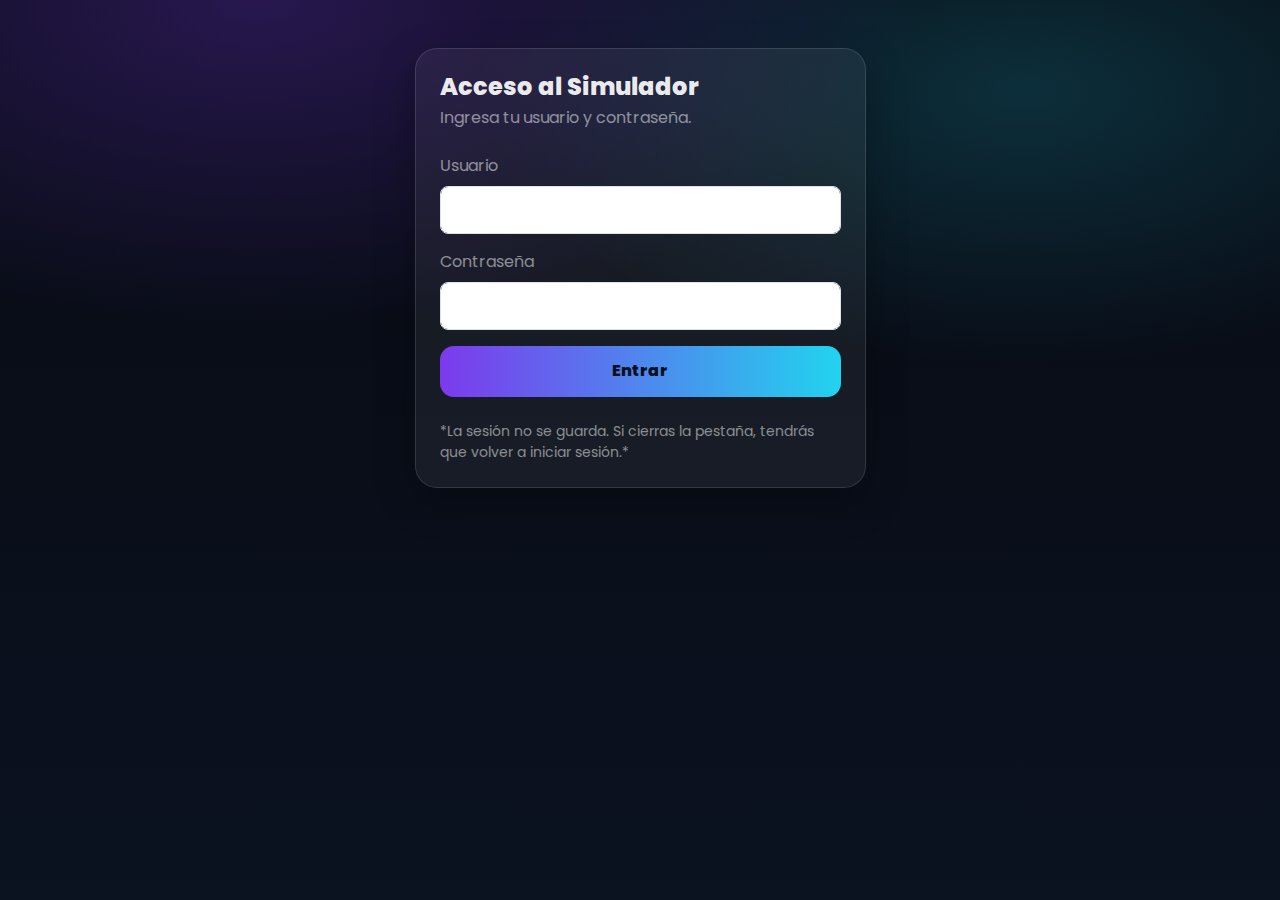
<file: index.html>
<!DOCTYPE html>
<html lang="es">
<head>
  <meta charset="UTF-8" />
  <meta name="viewport" content="width=device-width,initial-scale=1.0" />
  <title>Razonamiento Lógico | Simulador</title>

  <!-- Google Font -->
  <link rel="preconnect" href="https://fonts.googleapis.com">
  <link rel="preconnect" href="https://fonts.gstatic.com" crossorigin>
  <link href="https://fonts.googleapis.com/css2?family=Poppins:wght@300;400;600;700;800&display=swap" rel="stylesheet">

  <!-- Bootstrap -->
  <link href="https://cdn.jsdelivr.net/npm/bootstrap@5.3.2/dist/css/bootstrap.min.css" rel="stylesheet">

  <!-- Icons -->
  <link rel="stylesheet" href="https://cdn.jsdelivr.net/npm/bootstrap-icons@1.11.3/font/bootstrap-icons.min.css">

  <link rel="stylesheet" href="css/styles.css" />
</head>
<body>
<script src="js/guard.js"></script>

  <!-- NAV -->
  <nav class="navbar navbar-expand-lg nav-glass sticky-top">
    <div class="container py-2">
      <a class="navbar-brand fw-bold d-flex align-items-center gap-2" href="#">
        <span class="brand-dot"></span>
        <span>Simulador ESFM</span>
      </a>
      <div class="ms-auto d-flex align-items-center gap-2">
        <span class="badge badge-soft"><i class="bi bi-lightning-charge-fill me-1"></i>Razonamiento Lógico</span>
      </div>
    </div>
  </nav>

  <!-- HERO -->
  <header class="hero">
    <div class="container py-5">
      <div class="row align-items-center g-4">
        <div class="col-lg-7">
          <h1 class="display-6 fw-800 lh-sm">
            COMPONENTE: <span class="grad-text">RAZONAMIENTO LÓGICO</span>
          </h1>
          <p class="text-white-50 mt-3 mb-4">
            Practica con <b>Patrones</b>, <b>Lógico Matemático</b> y <b>Problemas Matemáticos</b>.
            Preguntas difíciles, temporizador y calificación automática.
          </p>

          <div class="hero-box p-3 p-md-4">
            <div class="d-flex align-items-center gap-3 flex-wrap">
              <div class="mini-stat">
                <div class="mini-stat__icon"><i class="bi bi-clock-history"></i></div>
                <div>
                  <div class="mini-stat__title">Tiempo</div>
                  <div class="mini-stat__value">25 min</div>
                </div>
              </div>
              <div class="mini-stat">
                <div class="mini-stat__icon"><i class="bi bi-ui-checks"></i></div>
                <div>
                  <div class="mini-stat__title">Preguntas</div>
                  <div class="mini-stat__value">20 por intento</div>
                </div>
              </div>
              <div class="mini-stat">
                <div class="mini-stat__icon"><i class="bi bi-shield-check"></i></div>
                <div>
                  <div class="mini-stat__title">Modo</div>
                  <div class="mini-stat__value">Difícil (ESFM)</div>
                </div>
              </div>
            </div>

            <div class="mt-3 text-white-50 small">
              Selecciona un tema para habilitar el botón <b>Iniciar Examen</b>.
            </div>
          </div>
        </div>

        <div class="col-lg-5">
          <div class="glass-card p-3 p-md-4">
            <h5 class="fw-bold mb-3"><i class="bi bi-bookmark-star me-2"></i>Elige tu tema</h5>

            <div class="row g-3" id="temaGrid">
              <!-- Cards con JS (o puedes dejar fijo); aquí lo dejamos fijo -->
              <div class="col-12">
                <button class="tema-card w-100" data-tema="patrones">
                  <div class="tema-icon"><i class="bi bi-infinity"></i></div>
                  <div class="text-start">
                    <div class="tema-title">Identificación de Patrones</div>
                    <div class="tema-desc">Series, alternancias, reglas, letras y patrones combinados.</div>
                  </div>
                  <div class="tema-check"><i class="bi bi-check2-circle"></i></div>
                </button>
              </div>

              <div class="col-12">
                <button class="tema-card w-100" data-tema="logico_matematico">
                  <div class="tema-icon"><i class="bi bi-diagram-3"></i></div>
                  <div class="text-start">
                    <div class="tema-title">Razonamiento Lógico Matemático</div>
                    <div class="tema-desc">Deducción, condicionales, conteo, consistencia lógica.</div>
                  </div>
                  <div class="tema-check"><i class="bi bi-check2-circle"></i></div>
                </button>
              </div>

              <div class="col-12">
                <button class="tema-card w-100" data-tema="problemas">
                  <div class="tema-icon"><i class="bi bi-calculator"></i></div>
                  <div class="text-start">
                    <div class="tema-title">Resolución de Problemas Matemáticos</div>
                    <div class="tema-desc">Planteo, redondeo, proporciones, lógica aplicada.</div>
                  </div>
                  <div class="tema-check"><i class="bi bi-check2-circle"></i></div>
                </button>
              </div>
            </div>

            <button id="btnStart" class="btn btn-main w-100 mt-3" disabled>
              <i class="bi bi-play-fill me-1"></i> Iniciar Examen
            </button>

            <div class="mt-3 small text-white-50">
              Consejo: intenta al menos <b>3 simulacros</b> por tema.
            </div>
          </div>
        </div>

      </div>
    </div>
  </header>

  <footer class="py-4">
    <div class="container text-center text-white-50 small">
      Hecho para práctica — modo examen (sin refrescar) • Bootstrap + JS
    </div>
  </footer>

  <script src="js/guard.js"></script>
<script src="js/app.js"></script>


  <script src="js/app.js"></script>

</body>
</html>
</file>
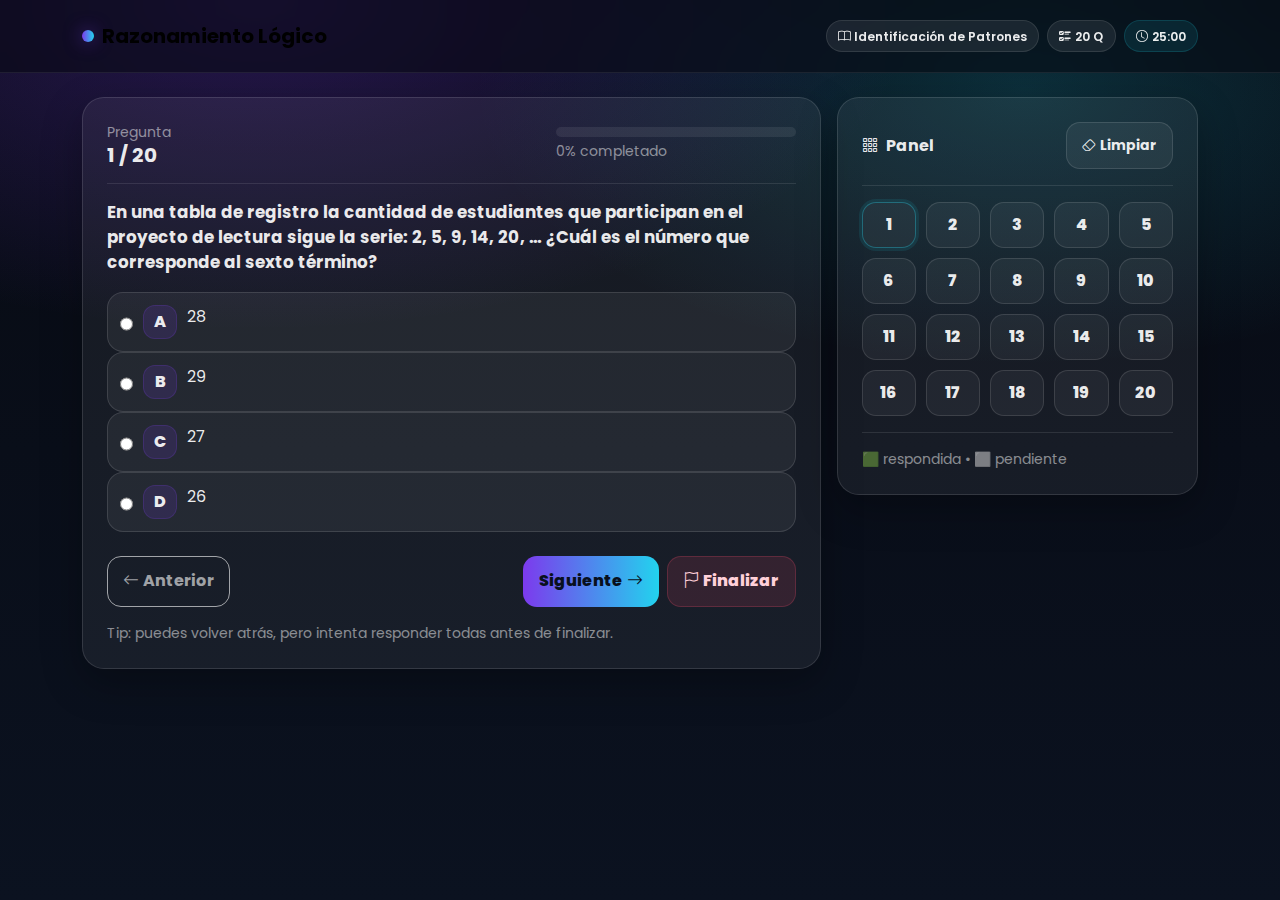
<file: exam.html>
<!DOCTYPE html>
<html lang="es">
<head>
  <meta charset="UTF-8" />
  <meta name="viewport" content="width=device-width,initial-scale=1.0" />
  <title>Examen | Razonamiento Lógico</title>

  <!-- Google Font -->
  <link rel="preconnect" href="https://fonts.googleapis.com">
  <link rel="preconnect" href="https://fonts.gstatic.com" crossorigin>
  <link href="https://fonts.googleapis.com/css2?family=Poppins:wght@300;400;600;700;800&display=swap" rel="stylesheet">

  <!-- Bootstrap -->
  <link href="https://cdn.jsdelivr.net/npm/bootstrap@5.3.2/dist/css/bootstrap.min.css" rel="stylesheet">

  <!-- Icons -->
  <link rel="stylesheet" href="https://cdn.jsdelivr.net/npm/bootstrap-icons@1.11.3/font/bootstrap-icons.min.css">

  <link rel="stylesheet" href="css/styles.css" />
</head>
<body class="bg-app">

  <nav class="navbar navbar-expand-lg nav-glass sticky-top">
    <div class="container py-2">
      <a class="navbar-brand fw-bold d-flex align-items-center gap-2" href="index.html">
        <span class="brand-dot"></span>
        <span>Razonamiento Lógico</span>
      </a>

      <div class="ms-auto d-flex align-items-center gap-2">
        <span class="badge badge-soft" id="temaBadge"><i class="bi bi-book me-1"></i> Tema</span>
        <span class="badge badge-soft"><i class="bi bi-ui-checks me-1"></i><span id="qCount">0</span></span>
        <span class="badge badge-soft timer-badge"><i class="bi bi-clock me-1"></i><span id="timer">00:00</span></span>
      </div>
    </div>
  </nav>

  <main class="container py-4">

    <!-- LOADING -->
    <div id="loadingBox" class="glass-card p-4 text-center">
      <div class="spinner-border" role="status" aria-hidden="true"></div>
      <div class="mt-3 text-white-50">Cargando examen…</div>
    </div>

    <!-- EXAM -->
    <div id="examBox" class="d-none">
      <div class="row g-3">
        <div class="col-lg-8">
          <div class="glass-card p-3 p-md-4">
            <div class="d-flex align-items-center justify-content-between flex-wrap gap-2">
              <div>
                <div class="text-white-50 small">Pregunta</div>
                <div class="h5 fw-bold mb-0"><span id="qIndex">1</span> / <span id="qTotal">20</span></div>
              </div>

              <div class="progress-wrap">
                <div class="progress" role="progressbar" aria-label="Progreso">
                  <div class="progress-bar" id="progressBar" style="width:0%"></div>
                </div>
                <div class="text-white-50 small mt-1" id="progressText">0% completado</div>
              </div>
            </div>

            <hr class="hr-soft my-3">

            <div class="q-stem" id="qStem">...</div>

            <div class="mt-3" id="optionsBox">
              <!-- opciones -->
            </div>

            <div class="d-flex gap-2 mt-4 flex-wrap">
              <button class="btn btn-ghost" id="btnPrev"><i class="bi bi-arrow-left me-1"></i>Anterior</button>
              <button class="btn btn-main ms-auto" id="btnNext">Siguiente<i class="bi bi-arrow-right ms-1"></i></button>
              <button class="btn btn-danger-soft" id="btnFinish"><i class="bi bi-flag me-1"></i>Finalizar</button>
            </div>

            <div class="mt-3 small text-white-50">
              Tip: puedes volver atrás, pero intenta responder todas antes de finalizar.
            </div>
          </div>
        </div>

        <div class="col-lg-4">
          <div class="glass-card p-3 p-md-4">
            <div class="d-flex align-items-center justify-content-between">
              <h6 class="fw-bold mb-0"><i class="bi bi-grid-3x3-gap me-2"></i>Panel</h6>
              <button class="btn btn-ghost btn-sm" id="btnClear">
                <i class="bi bi-eraser me-1"></i>Limpiar
              </button>
            </div>

            <hr class="hr-soft my-3">

            <div class="grid-q" id="gridNav"></div>

            <hr class="hr-soft my-3">

            <div class="small text-white-50">
              🟩 respondida • ⬜ pendiente
            </div>
          </div>
        </div>
      </div>
    </div>

    <!-- RESULT -->
    <div id="resultBox" class="d-none">
      <div class="glass-card p-3 p-md-4">
        <div class="d-flex align-items-center justify-content-between flex-wrap gap-2">
          <div>
            <div class="text-white-50 small">Resultado</div>
            <h3 class="fw-800 mb-0" id="scoreTitle">0/20</h3>
          </div>
          <div class="d-flex gap-2 flex-wrap">
            <a class="btn btn-ghost" href="index.html"><i class="bi bi-house me-1"></i>Inicio</a>
            <button class="btn btn-main" id="btnRetry"><i class="bi bi-arrow-repeat me-1"></i>Reintentar</button>
          </div>
        </div>

        <hr class="hr-soft my-3">

        <div class="row g-3">
          <div class="col-lg-4">
            <div class="result-card p-3">
              <div class="text-white-50 small">Aciertos</div>
              <div class="h2 fw-800 mb-0" id="hitCount">0</div>
            </div>
          </div>
          <div class="col-lg-4">
            <div class="result-card p-3">
              <div class="text-white-50 small">Errores</div>
              <div class="h2 fw-800 mb-0" id="missCount">0</div>
            </div>
          </div>
          <div class="col-lg-4">
            <div class="result-card p-3">
              <div class="text-white-50 small">Porcentaje</div>
              <div class="h2 fw-800 mb-0" id="pctScore">0%</div>
            </div>
          </div>
        </div>

        <hr class="hr-soft my-3">

        <h6 class="fw-bold mb-2"><i class="bi bi-search me-2"></i>Revisión (con explicación)</h6>
        <div id="reviewBox" class="review-box"></div>
      </div>
    </div>

  </main>

  <script src="js/app.js"></script>
</body>
</html>
</file>
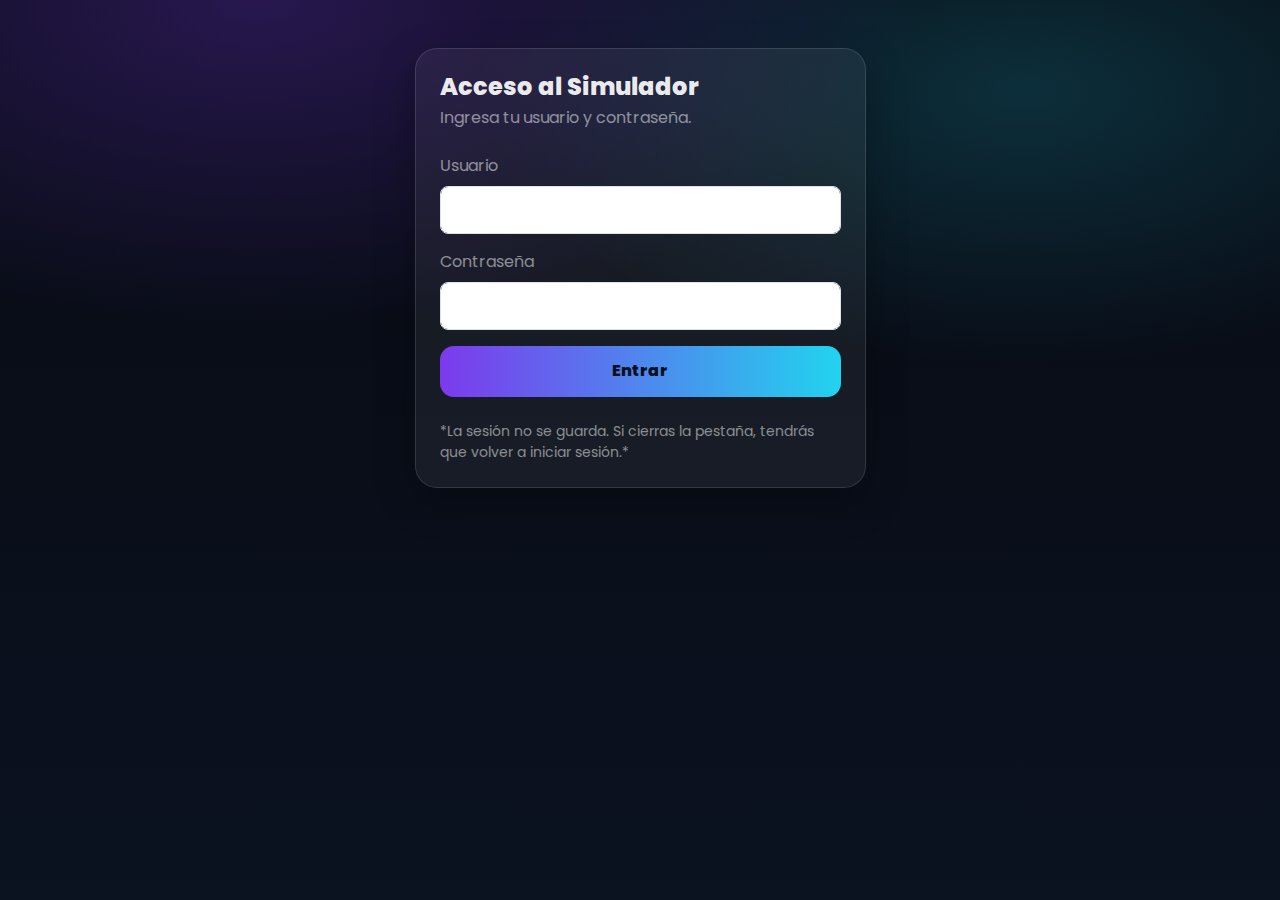
<file: login.html>
<!DOCTYPE html>
<html lang="es">
<head>
  <meta charset="UTF-8" />
  <meta name="viewport" content="width=device-width,initial-scale=1.0" />
  <title>Login | Simulador</title>
  <link href="https://fonts.googleapis.com/css2?family=Poppins:wght@300;400;600;700;800&display=swap" rel="stylesheet">
  <link href="https://cdn.jsdelivr.net/npm/bootstrap@5.3.2/dist/css/bootstrap.min.css" rel="stylesheet">
  <link rel="stylesheet" href="css/styles.css" />
</head>
<body class="bg-app">

  <div class="container py-5">
    <div class="row justify-content-center">
      <div class="col-lg-5">
        <div class="glass-card p-4">
          <h4 class="fw-800 mb-1">Acceso al Simulador</h4>
          <p class="text-white-50 mb-4">Ingresa tu usuario y contraseña.</p>

          <div class="mb-3">
            <label class="form-label text-white-50">Usuario</label>
            <input id="user" class="form-control form-control-lg" autocomplete="username" />
          </div>

          <div class="mb-3">
            <label class="form-label text-white-50">Contraseña</label>
            <input id="pass" type="password" class="form-control form-control-lg" autocomplete="current-password" />
          </div>

          <button id="btnLogin" class="btn btn-main w-100">Entrar</button>
          <div id="msg" class="mt-3 small"></div>

          <div class="mt-4 text-white-50 small">
            *La sesión no se guarda. Si cierras la pestaña, tendrás que volver a iniciar sesión.*
          </div>
        </div>
      </div>
    </div>
  </div>

  <script src="js/guard.js"></script>
<script src="js/app.js"></script>

  <script src="js/auth.js"></script>
</body>
</html>
</file>
<file: css/styles.css>
:root{
  --bg1:#070A12;
  --bg2:#0B1220;
  --glass: rgba(255,255,255,.06);
  --glass2: rgba(255,255,255,.08);
  --stroke: rgba(255,255,255,.12);
  --text: rgba(255,255,255,.92);
  --muted: rgba(255,255,255,.62);
  --brand1:#7C3AED;
  --brand2:#22D3EE;
  --danger:#FF4D6D;
}

*{font-family:Poppins,system-ui,-apple-system,Segoe UI,Roboto,Arial;}
body{background: radial-gradient(1200px 600px at 10% 0%, rgba(124,58,237,.35), transparent 55%),
                 radial-gradient(1000px 500px at 90% 10%, rgba(34,211,238,.22), transparent 55%),
                 linear-gradient(180deg, var(--bg1), var(--bg2));
     color: var(--text);
     min-height:100vh;
}

.bg-app{
  background: radial-gradient(1200px 600px at 20% 0%, rgba(124,58,237,.28), transparent 55%),
              radial-gradient(1000px 500px at 80% 10%, rgba(34,211,238,.18), transparent 55%),
              linear-gradient(180deg, var(--bg1), var(--bg2));
}

.fw-800{font-weight:800;}
.grad-text{
  background: linear-gradient(90deg, var(--brand1), var(--brand2));
  -webkit-background-clip:text;
  background-clip:text;
  color:transparent;
}

.nav-glass{
  background: rgba(5,8,16,.55);
  backdrop-filter: blur(12px);
  border-bottom: 1px solid rgba(255,255,255,.08);
}

.brand-dot{
  width:12px;height:12px;border-radius:999px;
  background: linear-gradient(90deg, var(--brand1), var(--brand2));
  box-shadow: 0 0 18px rgba(124,58,237,.55);
}

.badge-soft{
  background: rgba(255,255,255,.08);
  border:1px solid rgba(255,255,255,.10);
  color: var(--text);
  padding:.55rem .7rem;
  border-radius:999px;
  font-weight:600;
}

.timer-badge{
  background: rgba(34,211,238,.10);
  border-color: rgba(34,211,238,.16);
}

.hero{
  padding-top: 10px;
}

.hero-box{
  border-radius: 18px;
  background: rgba(255,255,255,.06);
  border:1px solid rgba(255,255,255,.10);
}

.glass-card{
  border-radius: 22px;
  background: var(--glass);
  border:1px solid var(--stroke);
  box-shadow: 0 14px 40px rgba(0,0,0,.28);
}

.mini-stat{
  display:flex;align-items:center;gap:10px;
  padding:10px 12px;
  border-radius: 16px;
  background: rgba(255,255,255,.06);
  border:1px solid rgba(255,255,255,.10);
}
.mini-stat__icon{
  width:40px;height:40px;border-radius:14px;
  display:flex;align-items:center;justify-content:center;
  background: rgba(124,58,237,.15);
  border:1px solid rgba(124,58,237,.20);
}
.mini-stat__title{font-size:.8rem;color:var(--muted);}
.mini-stat__value{font-weight:800;}

.tema-card{
  border:1px solid rgba(255,255,255,.12);
  background: rgba(255,255,255,.06);
  border-radius: 18px;
  padding: 14px 14px;
  display:flex;align-items:center;gap:12px;
  color: var(--text);
  transition:.2s ease;
  cursor:pointer;
}
.tema-card:hover{transform: translateY(-2px); background: rgba(255,255,255,.08);}
.tema-card.active{
  border-color: rgba(34,211,238,.35);
  box-shadow: 0 0 0 3px rgba(34,211,238,.10);
}
.tema-icon{
  width:48px;height:48px;border-radius:18px;
  display:flex;align-items:center;justify-content:center;
  background: rgba(34,211,238,.10);
  border:1px solid rgba(34,211,238,.16);
  font-size: 1.25rem;
}
.tema-title{font-weight:800;}
.tema-desc{font-size:.85rem;color:var(--muted);}
.tema-check{margin-left:auto;opacity:.35;font-size:1.2rem;}
.tema-card.active .tema-check{opacity:1;color: var(--brand2);}

.btn-main{
  background: linear-gradient(90deg, var(--brand1), var(--brand2));
  border:none;
  color:#08101d;
  font-weight:800;
  padding:.85rem 1rem;
  border-radius: 14px;
}
.btn-main:disabled{opacity:.45;}

.btn-ghost{
  background: rgba(255,255,255,.06);
  border:1px solid rgba(255,255,255,.12);
  color: var(--text);
  border-radius: 14px;
  padding:.75rem .95rem;
  font-weight:700;
}
.btn-ghost:hover{background: rgba(255,255,255,.08);}

.btn-danger-soft{
  background: rgba(255,77,109,.12);
  border:1px solid rgba(255,77,109,.22);
  color: #ffd0d9;
  border-radius: 14px;
  padding:.75rem .95rem;
  font-weight:800;
}
.btn-danger-soft:hover{background: rgba(255,77,109,.16);}

.hr-soft{
  border-color: rgba(255,255,255,.10);
  opacity: 1;
}

.q-stem{
  font-size:1.05rem;
  font-weight:700;
  line-height:1.5;
}

.opt{
  display:flex; gap:10px;
  padding:12px 12px;
  border-radius: 16px;
  background: rgba(255,255,255,.06);
  border:1px solid rgba(255,255,255,.12);
  cursor:pointer;
  transition:.15s ease;
  user-select:none;
}
.opt:hover{transform: translateY(-1px); background: rgba(255,255,255,.08);}
.opt input{margin-top: 4px;}
.opt.active{
  border-color: rgba(34,211,238,.35);
  box-shadow: 0 0 0 3px rgba(34,211,238,.10);
}
.opt .opt-letter{
  width:34px;height:34px;border-radius:12px;
  display:flex;align-items:center;justify-content:center;
  background: rgba(124,58,237,.15);
  border:1px solid rgba(124,58,237,.20);
  font-weight:800;
}

.progress-wrap{min-width: 240px;}
.progress{
  height:10px;
  background: rgba(255,255,255,.08);
  border-radius:999px;
  overflow:hidden;
}
.progress-bar{
  background: linear-gradient(90deg, var(--brand1), var(--brand2));
}

.grid-q{
  display:grid;
  grid-template-columns: repeat(5, 1fr);
  gap:10px;
}
.grid-q button{
  border-radius: 14px;
  padding:10px 0;
  font-weight:800;
  border:1px solid rgba(255,255,255,.12);
  background: rgba(255,255,255,.05);
  color: var(--text);
}
.grid-q button.active{
  border-color: rgba(34,211,238,.35);
  box-shadow: 0 0 0 3px rgba(34,211,238,.10);
}
.grid-q button.answered{
  background: rgba(34,211,238,.12);
  border-color: rgba(34,211,238,.18);
}

.result-card{
  border-radius: 18px;
  background: rgba(255,255,255,.06);
  border:1px solid rgba(255,255,255,.12);
}

.review-box .review-item{
  border-radius: 18px;
  background: rgba(255,255,255,.05);
  border:1px solid rgba(255,255,255,.10);
  padding: 14px;
  margin-bottom: 12px;
}
.review-box .tag{
  display:inline-block;
  padding:6px 10px;
  border-radius:999px;
  font-weight:800;
  font-size:.8rem;
  border:1px solid rgba(255,255,255,.12);
  background: rgba(255,255,255,.06);
}
.tag.ok{background: rgba(34,211,238,.12); border-color: rgba(34,211,238,.18);}
.tag.bad{background: rgba(255,77,109,.12); border-color: rgba(255,77,109,.18); color:#ffd0d9;}
.small-muted{color:var(--muted);}

@media (max-width: 576px){
  .progress-wrap{min-width: 100%;}
  .grid-q{grid-template-columns: repeat(4, 1fr);}
}
</file>
